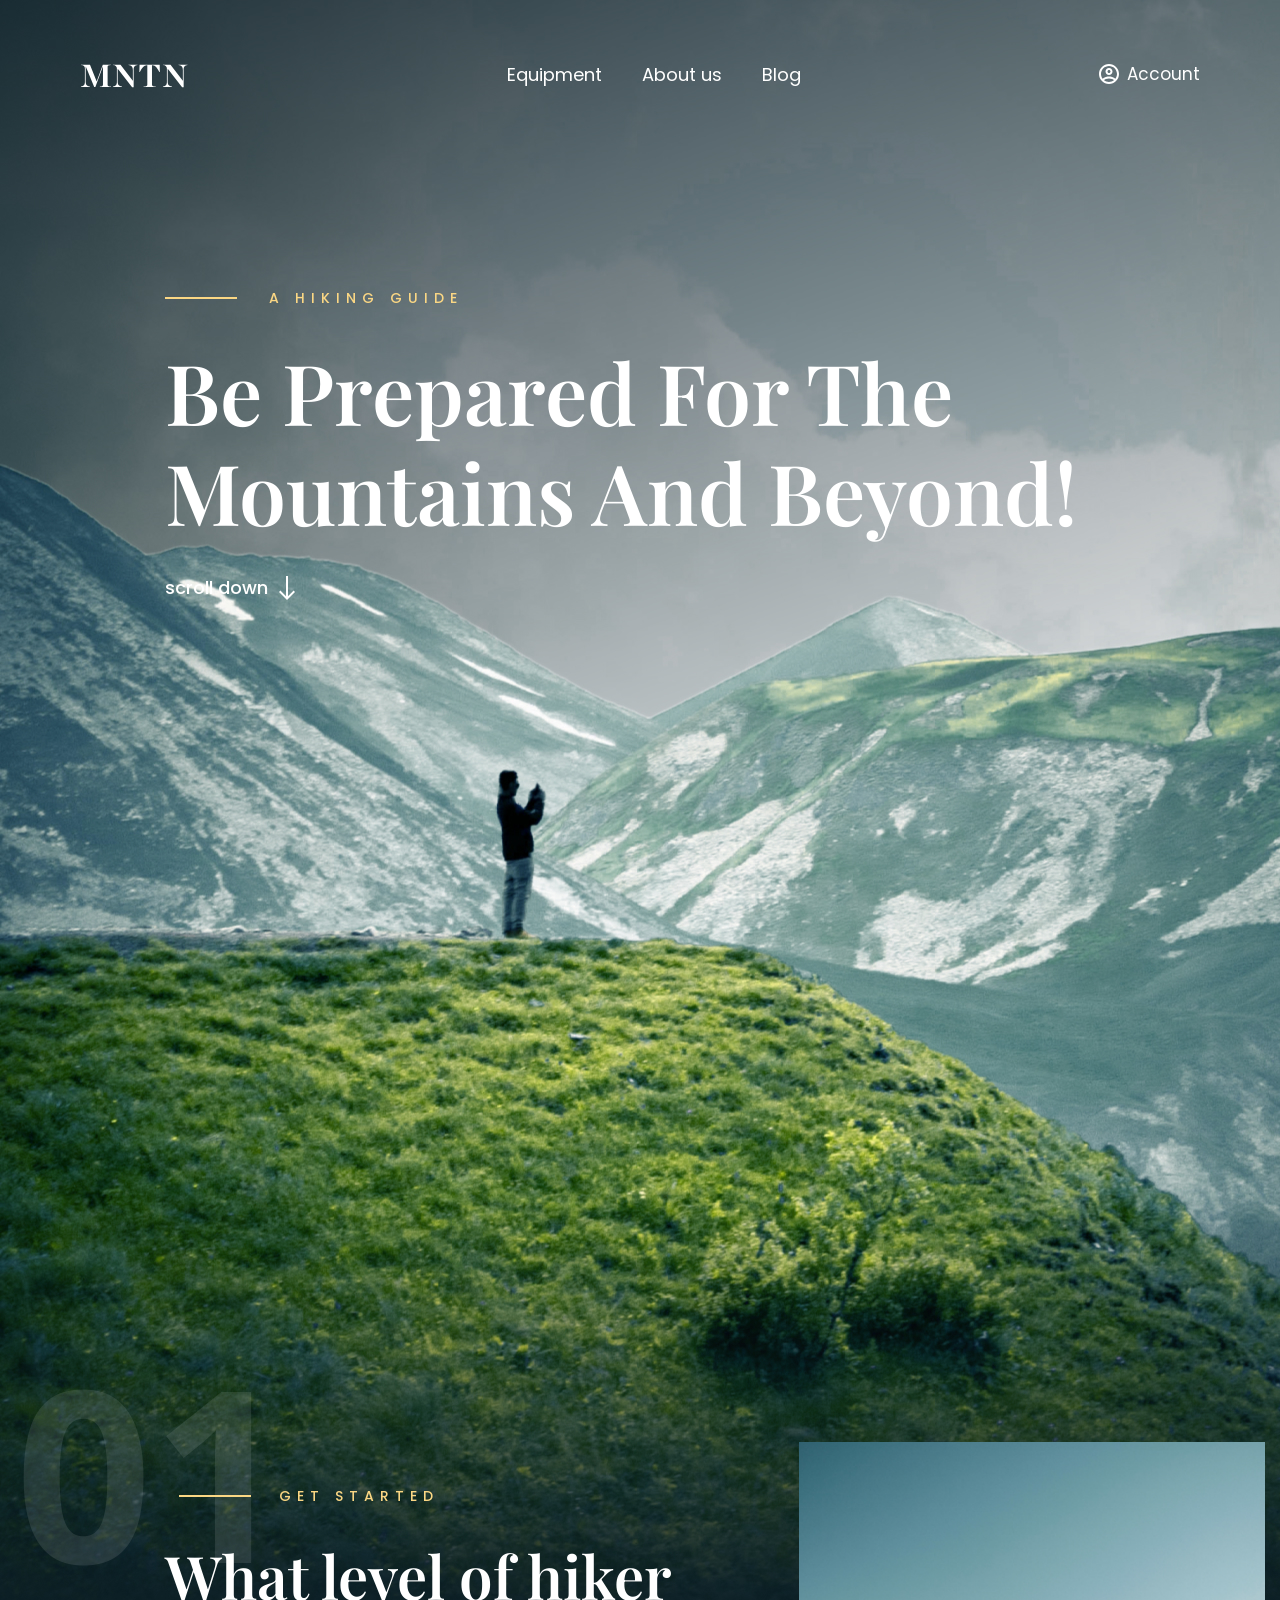
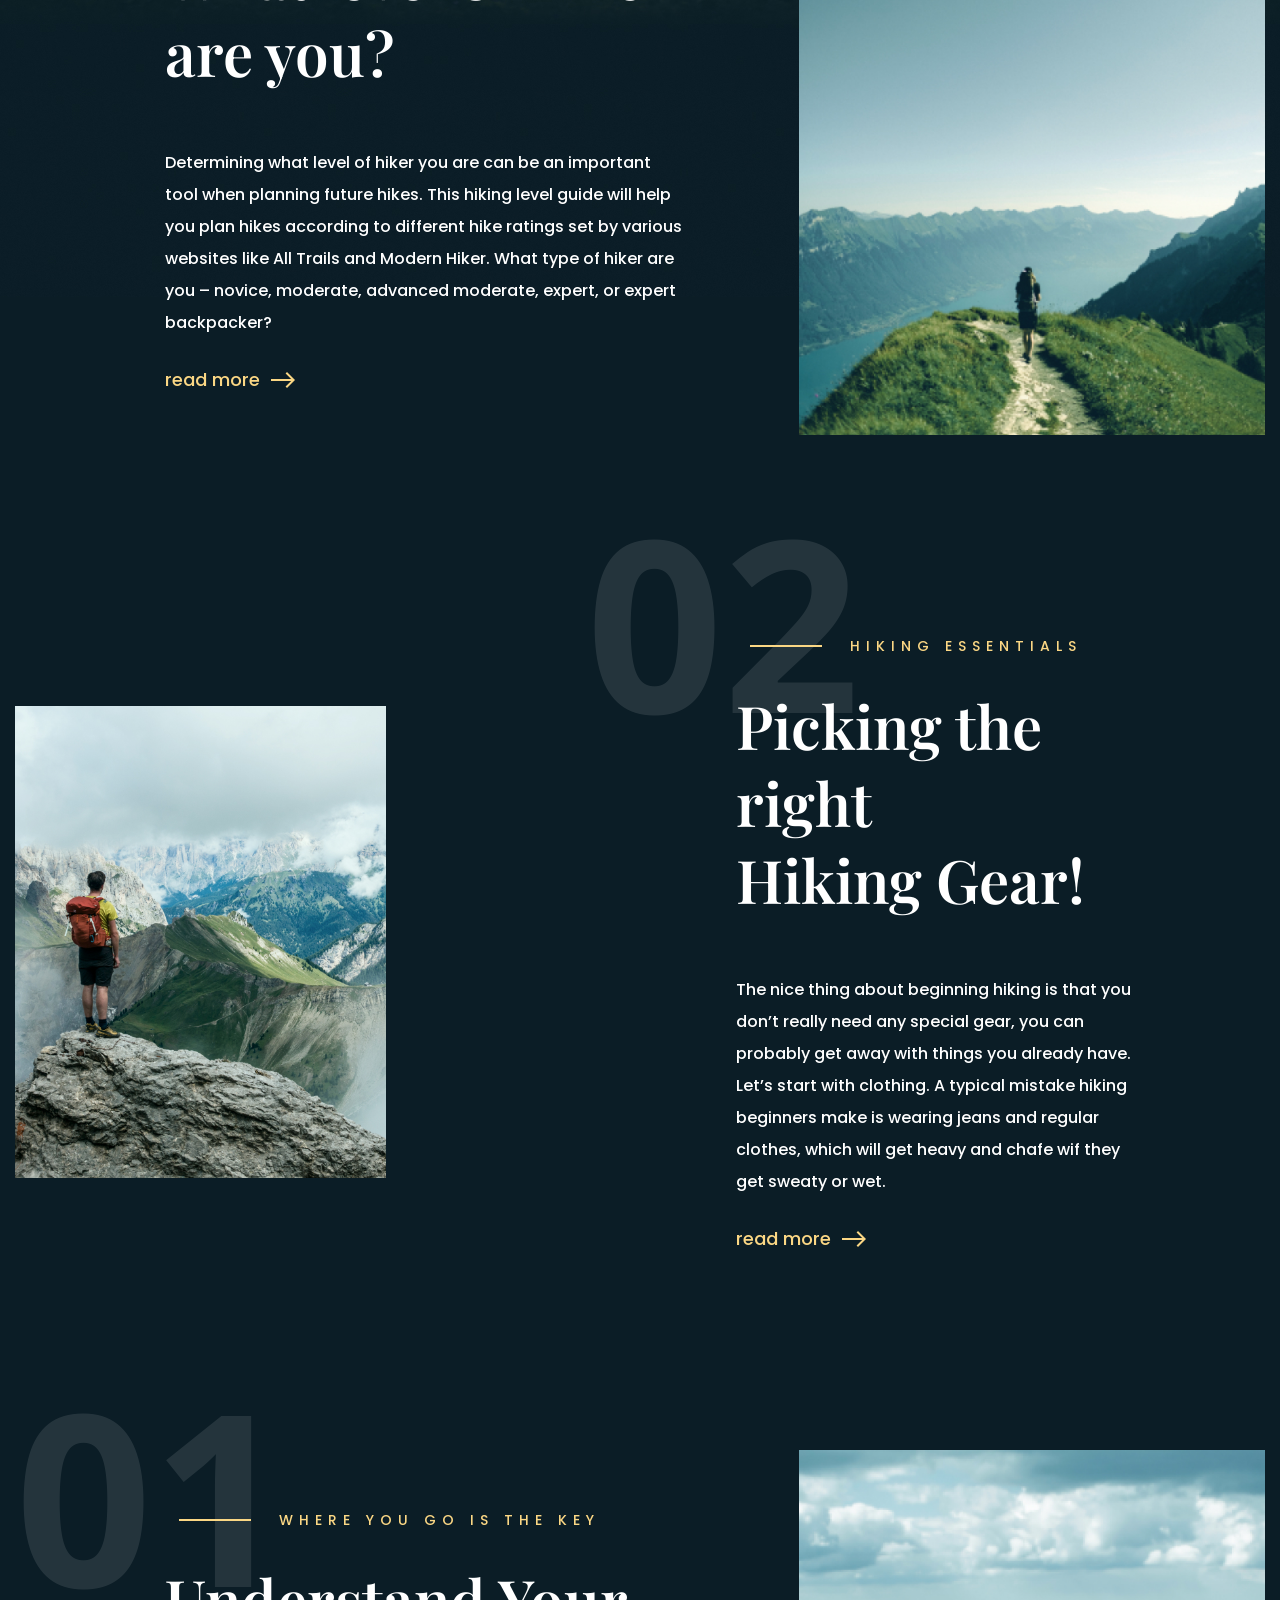
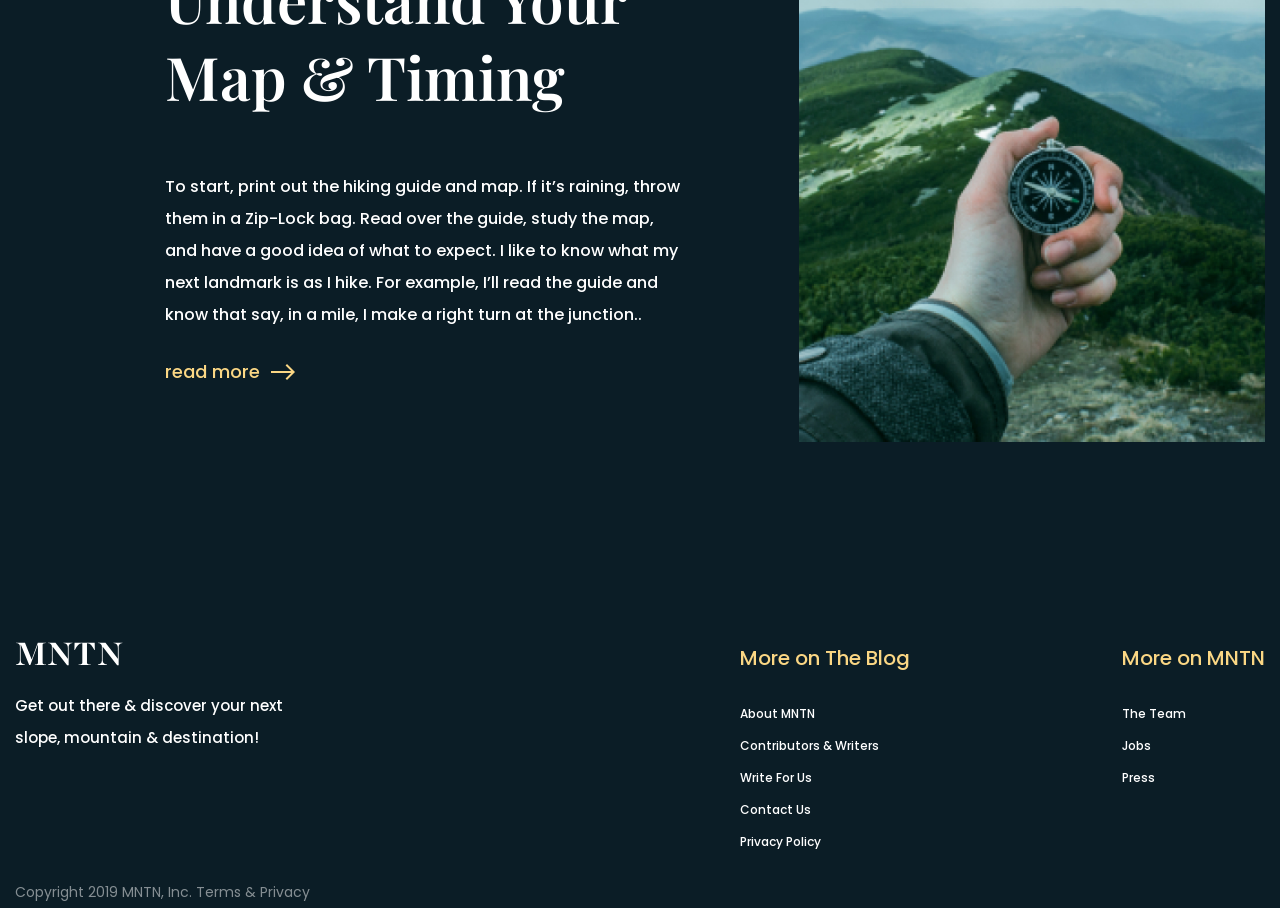
<file: index.html>
<!DOCTYPE html>
<html lang="en">

<head>
    <meta charset="UTF-8">
    <meta http-equiv="X-UA-Compatible" content="IE=edge">
    <meta name="viewport" content="width=device-width, initial-scale=1.0">
    <link rel="stylesheet" href="./css/zero.css">
    <link rel="stylesheet" href="./css/main.css">
    <link rel="stylesheet" href="./css/meadia.css">
    <link rel="preconnect" href="https://fonts.googleapis.com">
    <link rel="preconnect" href="https://fonts.gstatic.com" crossorigin>
    <link
        href="https://fonts.googleapis.com/css2?family=Open+Sans:wght@700&family=Playfair+Display:wght@400;600;700;800;900&family=Poppins:wght@400;500;700&display=swap"
        rel="stylesheet">
    <title>MNTN</title>
</head>

<body>
    <header class="header">
        <section class="big-wrapper">
            <div class="header__content">
                <div class="header__logo">
                    <img src="./img/Logo.svg" alt="logo">
                </div>
                <ul class="header__nav">
                    <li class="header__li"> <a href="#"> Equipment</a> </li>
                    <li class="header__li"> <a href="#"> About us</a> </li>
                    <li class="header__li"> <a href="#"> Blog</a> </li>
                </ul>
                <div class="header__account">
                    <p class="header__account-text">
                        Account
                    </p>
                </div>
                <button class="header__btn">
                    <span class="header__btn-icon">

                    </span>
                </button>
                <div class="mobile__nav">
                    <ul class="header__nav">
                        <li class="header__li"> <a href="#"> Equipment</a> </li>
                        <li class="header__li"> <a href="#"> About us</a> </li>
                        <li class="header__li"> <a href="#"> Blog</a> </li>
                    </ul>
                    <div class="header__account">
                        <p class="header__account-text">
                            Account
                        </p>
                    </div>
                </div>
            </div>
        </section>
    </header>
    <main class="main">
        <a href="#" class="hero">
            <p class="span__text">A Hiking guide</p>
            <h1 class="h1">
                Be prepared for the Mountains and beyond!
            </h1>
            <p class="scroll__down">
                scroll down
            </p>
        </a>
        <section class="startet">
            <div class="wrapper">
                <div class="container">
                    <div class="item">
                        <p class="span__text-level">GEt Started</p>
                        <h2 class="one__h2">
                            What level of hiker <br> are you?
                        </h2>
                        <p class="level">
                            Determining what level of hiker you are can be an important tool when planning future hikes.
                            This hiking level guide
                            will help you plan hikes according to different hike ratings set by various websites like
                            All Trails and Modern Hiker.
                            What type of hiker are you – novice, moderate, advanced moderate, expert, or expert
                            backpacker?
                        </p>
                        <p class="red__more">
                            read more
                        </p>
                    </div>
                    <div class="item__img">
                        <img src="./img/level.jpg" alt="#">
                    </div>
                </div>
                <div class="container">
                    <div class="item__to">
                        <p class="span__text-level">Hiking Essentials</p>
                        <h2 class="one__h2">
                            Picking the right <br> Hiking Gear!
                        </h2>
                        <p class="level">
                            The nice thing about beginning hiking is that you don’t really need any special gear, you
                            can probably get away with
                            things you already have. Let’s start with clothing. A typical mistake hiking beginners make
                            is wearing jeans and regular
                            clothes, which will get heavy and chafe wif they get sweaty or wet.
                        </p>
                        <p class="red__more">
                            read more
                        </p>
                    </div>
                    <div class="item__img right__img">
                        <img src="./img/trevel__piple.jpg" alt="#">
                    </div>
                </div>
                <div class="container">
                    <div class="item">
                        <p class="span__text-level">where you go is the key</p>
                        <h2 class="one__h2">
                            Understand Your <br> Map & Timing
                        </h2>
                        <p class="level">
                            To start, print out the hiking guide and map. If it’s raining, throw them in a Zip-Lock bag.
                            Read over the guide, study
                            the map, and have a good idea of what to expect. I like to know what my next landmark is as
                            I hike. For example, I’ll
                            read the guide and know that say, in a mile, I make a right turn at the junction..
                        </p>
                        <p class="red__more">
                            read more
                        </p>
                    </div>
                    <div class="item__img">
                        <img src="./img/01__timer.jpg" alt="#">
                    </div>
                </div>
            </div>
        </section>
    </main>
    <footer class="footer">
        <div class="wrapper">
            <div class="footer__container">
                <div class="foot__print">
                    <div class="print">
                        <img src="./img/Logo.svg" alt="#">
                    </div>
                    <div class="foot__text-one">
                        Get out there & discover your next slope, mountain & destination!
                    </div>
                    <p class="copyright">
                        Copyright 2019 MNTN, Inc. Terms & Privacy
                    </p>
                </div>
                <nav class="footer__nav">
                    <ul class="footer__list-one">
                        <li class="h__li">More on The Blog</li>
                        <li class="li__footer"> <a href="#"> About MNTN</a></li>
                        <li class="li__footer"> <a href="#">Contributors & Writers</a></li>
                        <li class="li__footer"> <a href="#">Write For Us</a></li>
                        <li class="li__footer"> <a href="#">Contact Us</a></li>
                        <li class="li__footer"><a href="#">Privacy Policy</a></li>
                    </ul>
                    <ul class="footer__list-to">
                        <li class="h__li">More on MNTN</li>
                        <li class="li__footer">
                            <a href="#">The Team</a>
                        </li>
                        <li class="li__footer">
                            <a href="#">Jobs</a>
                        </li>
                        <li class="li__footer">
                            <a href="#">Press</a>
                        </li>
                    </ul>
                </nav>
            </div>
        </div>
    </footer>


    <script src="./js/main.js"></script>
</body>

</html>
</file>
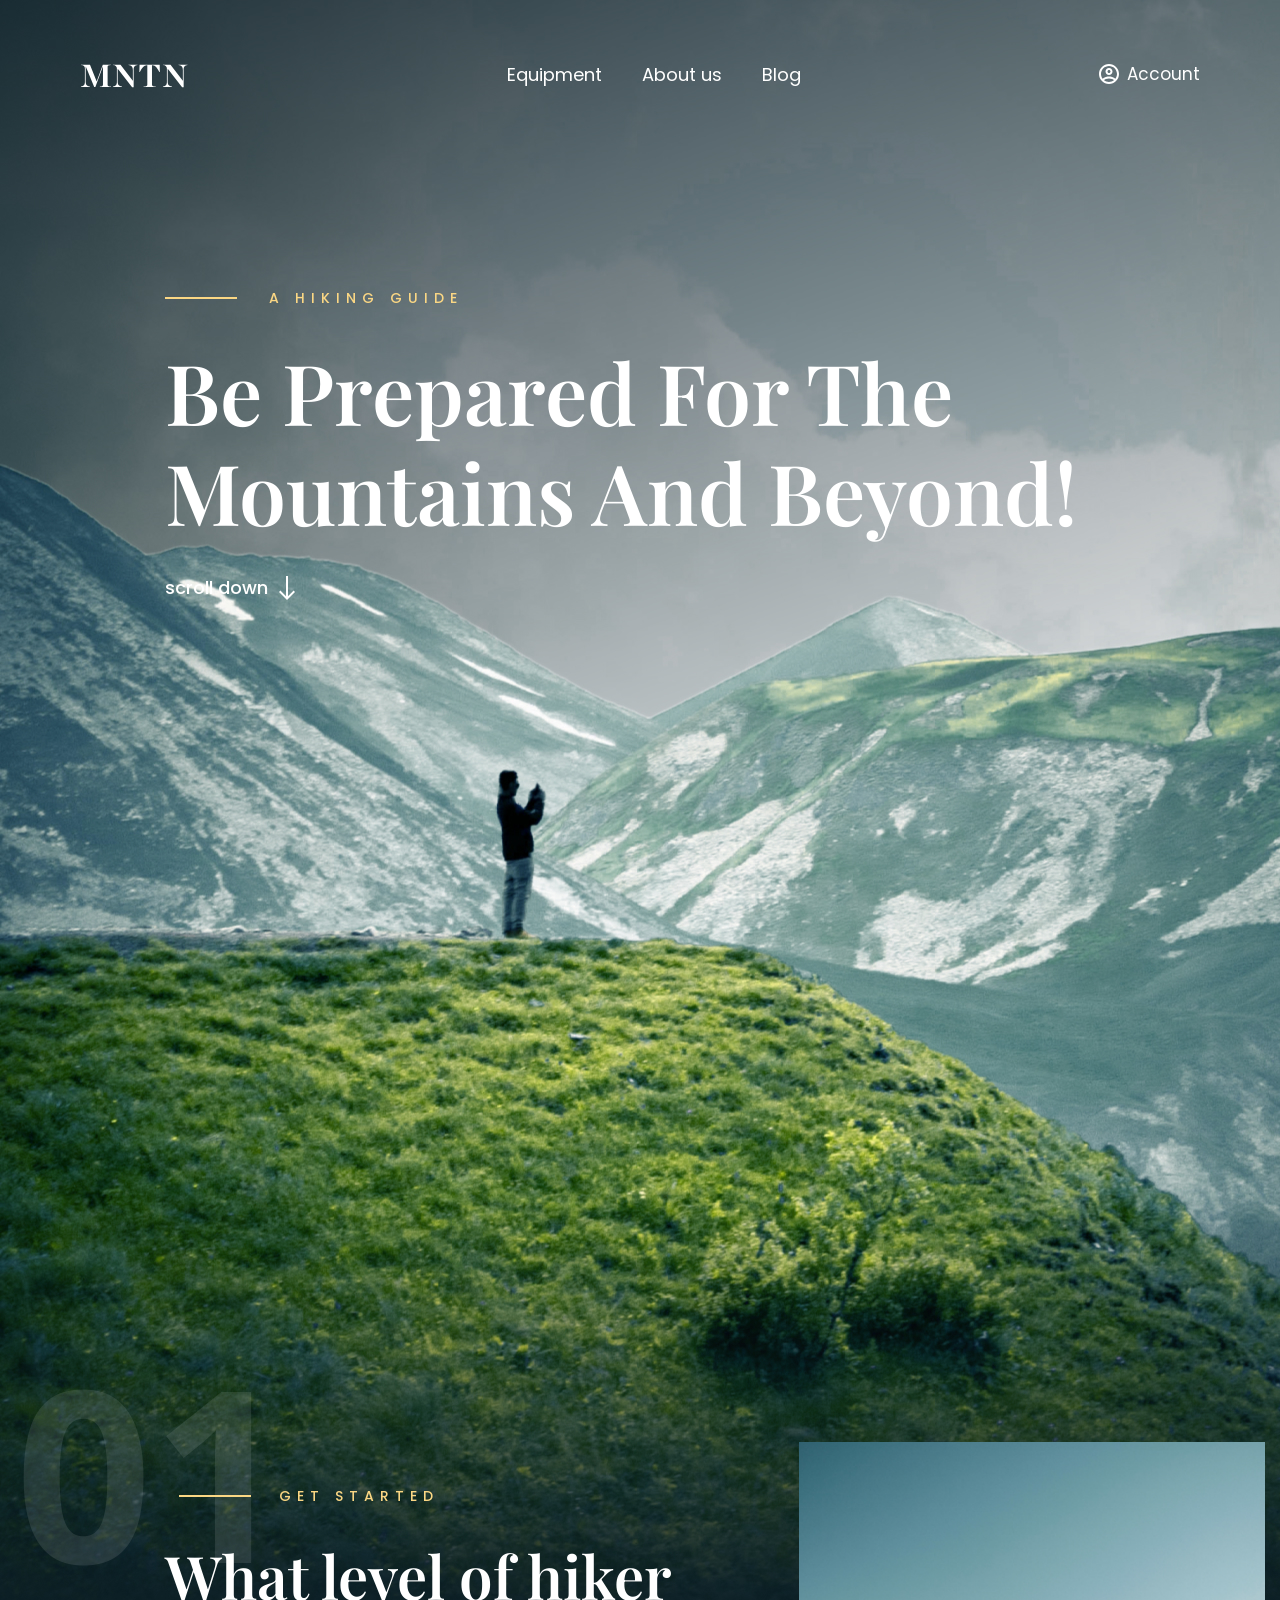
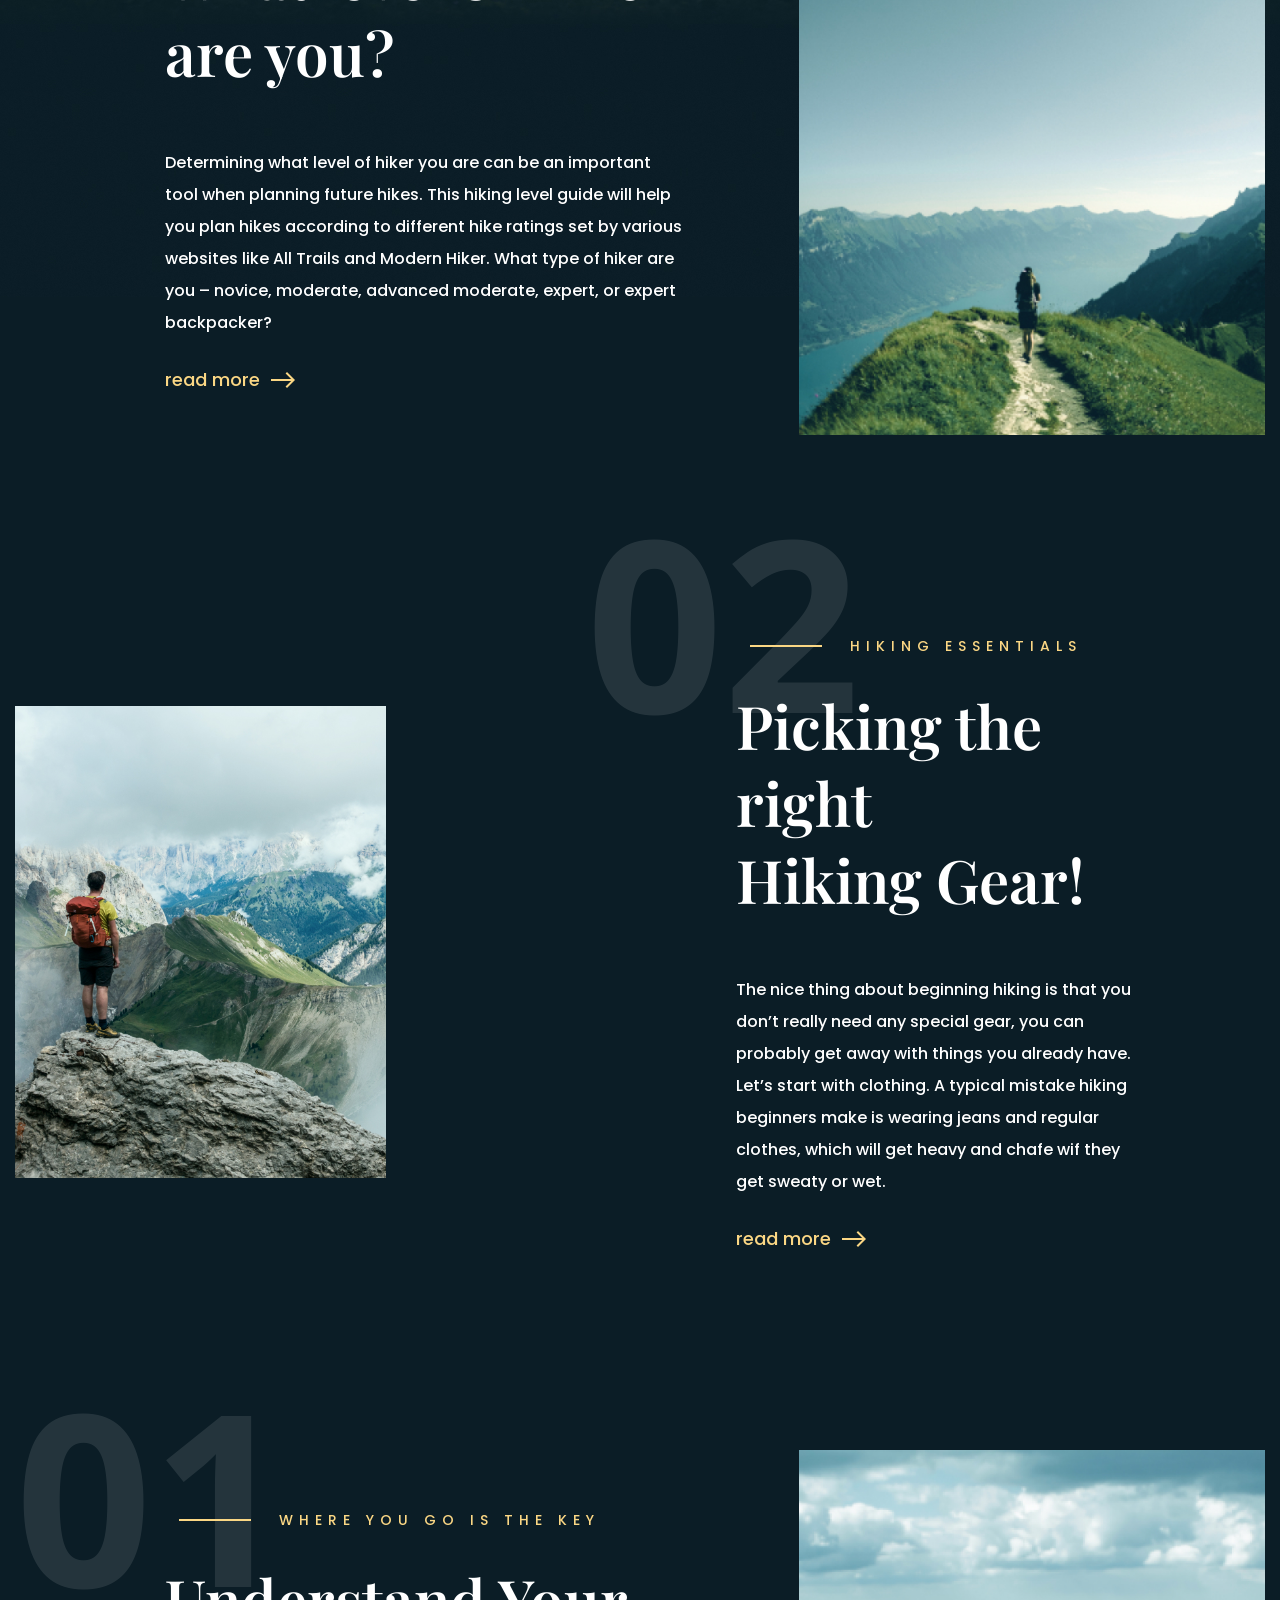
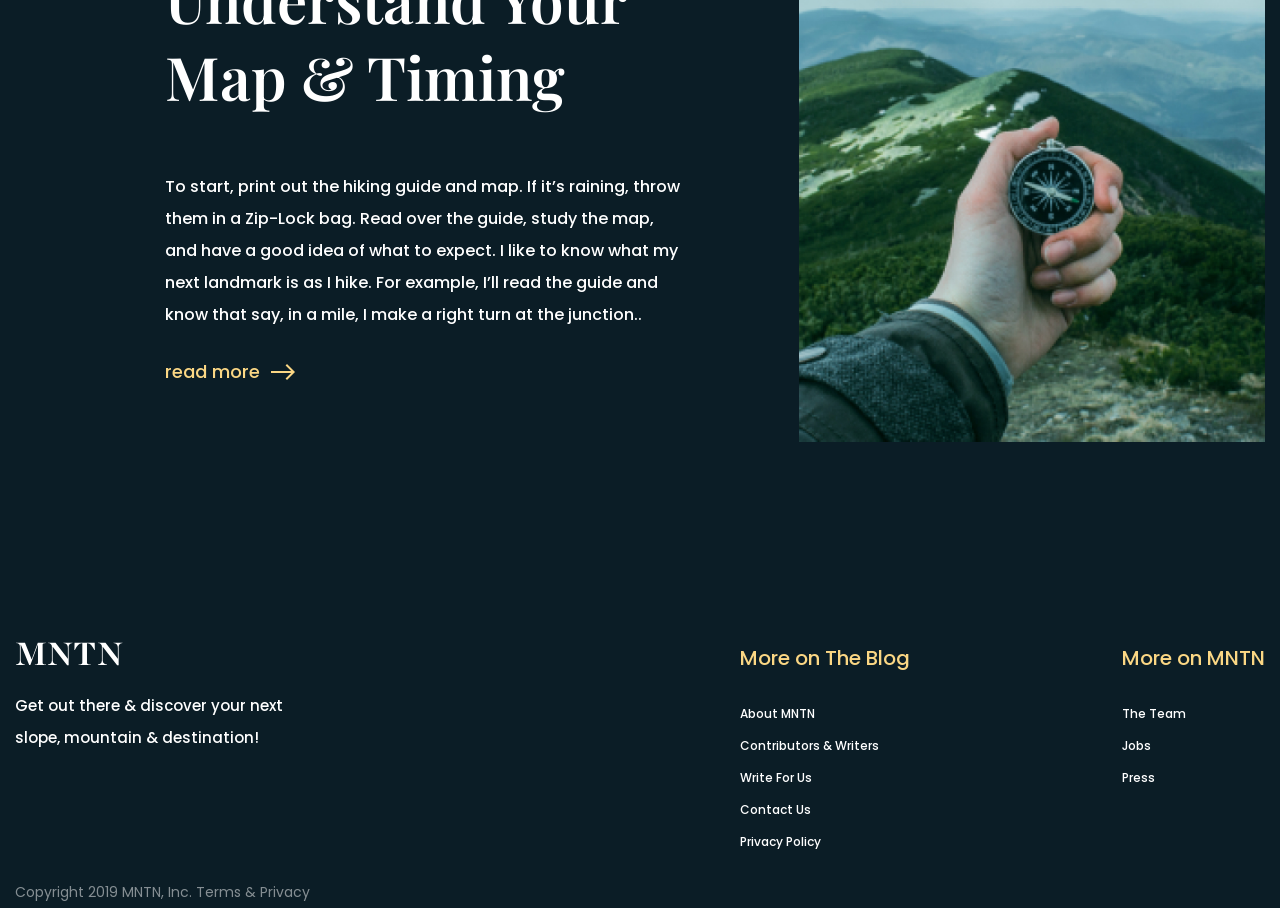
<file: progect 3/index.html>
<!DOCTYPE html>
<html lang="en">

<head>
    <meta charset="UTF-8">
    <meta http-equiv="X-UA-Compatible" content="IE=edge">
    <meta name="viewport" content="width=device-width, initial-scale=1.0">
    <link rel="stylesheet" href="../progect 3/css/zero.css">
    <link rel="stylesheet" href="../progect 3/css/main.css">
    <link rel="stylesheet" href="../progect 3/css/meadia.css">
    <link rel="preconnect" href="https://fonts.googleapis.com">
    <link rel="preconnect" href="https://fonts.gstatic.com" crossorigin>
    <link
        href="https://fonts.googleapis.com/css2?family=Open+Sans:wght@700&family=Playfair+Display:wght@400;600;700;800;900&family=Poppins:wght@400;500;700&display=swap"
        rel="stylesheet">
    <title>MNTN</title>
</head>

<body>
    <header class="header">
        <section class="big-wrapper">
            <div class="header__content">
                <div class="header__logo">
                    <img src="../progect 3/img/Logo.svg" alt="logo">
                </div>
                <ul class="header__nav">
                    <li class="header__li"> <a href="#"> Equipment</a> </li>
                    <li class="header__li"> <a href="#"> About us</a> </li>
                    <li class="header__li"> <a href="#"> Blog</a> </li>
                </ul>
                <div class="header__account">
                    <p class="header__account-text">
                        Account
                    </p>
                </div>
                <button class="header__btn">
                    <span class="header__btn-icon">

                    </span>
                </button>
                <div class="mobile__nav">
                    <ul class="header__nav">
                        <li class="header__li"> <a href="#"> Equipment</a> </li>
                        <li class="header__li"> <a href="#"> About us</a> </li>
                        <li class="header__li"> <a href="#"> Blog</a> </li>
                    </ul>
                    <div class="header__account">
                        <p class="header__account-text">
                            Account
                        </p>
                    </div>
                </div>
            </div>
        </section>
    </header>
    <div class="main">
        <a href="#" class="hero">
            <p class="span__text">A Hiking guide</p>
            <h1 class="h1">
                Be prepared for the Mountains and beyond!
            </h1>
            <p class="scroll__down">
                scroll down
            </p>
        </a>
        <section class="startet">
            <div class="wrapper">
                <div class="container">
                    <div class="item">
                        <p class="span__text-level">GEt Started</p>
                        <h2 class="one__h2">
                            What level of hiker <br> are you?
                        </h2>
                        <p class="level">
                            Determining what level of hiker you are can be an important tool when planning future hikes.
                            This hiking level guide
                            will help you plan hikes according to different hike ratings set by various websites like
                            All Trails and Modern Hiker.
                            What type of hiker are you – novice, moderate, advanced moderate, expert, or expert
                            backpacker?
                        </p>
                        <p class="red__more">
                            read more
                        </p>
                    </div>
                    <div class="item__img">
                        <img src="../progect 3/img/level.jpg" alt="#">
                    </div>
                </div>
                <div class="container">
                    <div class="item__to">
                        <p class="span__text-level">Hiking Essentials</p>
                        <h2 class="one__h2">
                            Picking the right <br> Hiking Gear!
                        </h2>
                        <p class="level">
                            The nice thing about beginning hiking is that you don’t really need any special gear, you
                            can probably get away with
                            things you already have. Let’s start with clothing. A typical mistake hiking beginners make
                            is wearing jeans and regular
                            clothes, which will get heavy and chafe wif they get sweaty or wet.
                        </p>
                        <p class="red__more">
                            read more
                        </p>
                    </div>
                    <div class="item__img right__img">
                        <img src="../progect 3/img/trevel__piple.jpg" alt="#">
                    </div>
                </div>
                <div class="container">
                    <div class="item">
                        <p class="span__text-level">where you go is the key</p>
                        <h2 class="one__h2">
                            Understand Your <br> Map & Timing
                        </h2>
                        <p class="level">
                            To start, print out the hiking guide and map. If it’s raining, throw them in a Zip-Lock bag.
                            Read over the guide, study
                            the map, and have a good idea of what to expect. I like to know what my next landmark is as
                            I hike. For example, I’ll
                            read the guide and know that say, in a mile, I make a right turn at the junction..
                        </p>
                        <p class="red__more">
                            read more
                        </p>
                    </div>
                    <div class="item__img">
                        <img src="../progect 3/img/01__timer.jpg" alt="#">
                    </div>
                </div>
            </div>
        </section>
        <footer class="footer">
            <div class="wrapper">
                <div class="footer__container">
                    <div class="foot__print">
                        <div class="print">
                            <img src="../progect 3/img/Logo.svg" alt="#">
                        </div>
                        <div class="foot__text-one">
                            Get out there & discover your next slope, mountain & destination!
                        </div>
                        <p class="copyright">
                            Copyright 2019 MNTN, Inc. Terms & Privacy
                        </p>
                    </div>
                    <nav class="footer__nav">
                        <ul class="footer__list-one">
                            <li class="h__li">More on The Blog</li>
                            <li class="li__footer"> <a href="#"> About MNTN</a></li>
                            <li class="li__footer"> <a href="#">Contributors & Writers</a></li>
                            <li class="li__footer"> <a href="#">Write For Us</a></li>
                            <li class="li__footer"> <a href="#">Contact Us</a></li>
                            <li class="li__footer"><a href="#">Privacy Policy</a></li>
                        </ul>
                        <ul class="footer__list-to">
                            <li class="h__li">More on MNTN</li>
                            <li class="li__footer">
                                <a href="#">The Team</a>
                            </li>
                            <li class="li__footer">
                                <a href="#">Jobs</a>
                            </li>
                            <li class="li__footer">
                                <a href="#">Press</a>
                            </li>
                        </ul>
                    </nav>
                </div>
            </div>
        </footer>
    </div>



    <script src="../progect 3/js/main.js"></script>
</body>

</html>
</file>
<file: css/zero.css>
*{
    padding: 0;
    margin: 0;
    border: 0;
}
*,*:before,*:after{
    -moz-box-sizing: border-box;
    -webkit-box-sizing: border-box;
    box-sizing: border-box;
}
:focus,:active{outline: none;}
a:focus,a:active{display: block;}

html,body{
    height: 100%;
    width: 100%;
    font-size: 100%;
    line-height: 100%;
    font-size: 14px;
    -ms-text-size-adjust: 100;
    -moz-text-size-adjust: 100;
    -webkit-text-size-adjust: 100;
}

input,button,textarea{font-family: inherit;}

input::-ms-clear{display: none;}
button{cursor: pointer;}
button::-moz-focus-inner {padding: 0;border: 0;}
a, a:visited{text-decoration: none;}
ul ol{list-style: none;}
img{vertical-align: top;}

h1,h2,h3,h4,h5,h6{font-size:inherit;font-weight: inherit; }
img {
  max-width: 100%;
}

ul, ol {
  margin: 0;
  padding: 0;
  list-style: none;
}

a {
  text-decoration: none;
}

button {
  padding: 0;
  border: none;
  background-color: transparent;
  cursor: pointer;
}
</file>
<file: css/main.css>
body {
    background-image: url(../img/BG.jpg);
    background-repeat: no-repeat;
    background-color: #0B1D26;
}

.header {
    position: fixed;
    left: 0;
    top: 0;
    width: 100%;
    padding-top: 64px;
    z-index: 1000;
    padding-bottom: 40px;
    transition: .2s;
}

.header__active {
    background-color: #0b1e23;
}

.big-wrapper{
    max-width: 1760px;
    max-width: 100%;
    margin: 0 auto;
    padding: 0 15px;
}
.wrapper {
    padding: 0 15px;
    max-width: 1462px;
    margin: 0 auto;
}

.header__content {
    display: flex;
    justify-content: space-between;
    flex-wrap: wrap;
}

.header__nav {
    display: flex;
}
.header__nav li + li {
    margin-left: 40px;
}
.header__li a {
    transition: .2s;
}

.header__li:last-child {
    margin-right: 0px;
}

.header__li a:hover , .header__li:active, .header__li:focus{
    border: 2px solid #e3e3e1;
    padding: 2px;
    color: #FBD784;
}

.header__li a {
    font-family: 'Poppins', sans-serif;
    font-style: normal;
    font-weight: 400;
    font-size: 18px;
    line-height: 22px;
    /* identical to box height */


    color: #FFFFFF;
}



.header__logo {
    margin-left: 65px;
}

.header__account {
    margin-right: 65px;
    align-items: center;
    transition: .2s linear;
}


.header__account-text {
    font-family: 'Poppins', sans-serif;
    font-size: 17px;
    line-height: 21px;
    /* identical to box height */


    color: #FFFFFF;
    margin-left: 8px;
    position: relative;
    transition: .2s linear;
}

.header__account-text::before {
    position: absolute;
    left: -30px;
    top: -2px;
    content: "";
    width: 24px;
    height: 24px;
    display: block;
    background-image: url(../img/icon__account.svg) ;
}

.header__account-text:hover, .header__account-text:focus, .header__account-text:active {
    border: 2px solid #e3e3e1;
    padding: 2px;
    color: #FBD784;
}
.header__btn {
    transition: .2s linear;
    position: relative;
    z-index: 9;
    display: none;
    height: 25px;
    border: none;
    padding: 0;
    cursor: pointer;
} 

.header__btn-icon {
    transition: .3s linear;
    position: relative;
    display: block;
    width: 42px;
    height: 5px;
    background-color: #fff;
    border: none;
}

.header__btn-icon::before {
    transition: .2s linear;
    position: absolute;
    top: -10px;
    left: 0;
    content: "";
    display: block;
    height: 5px;
    width: 42px;
    background-color: #fff;
}

.header__btn-icon::after {
    transition: .3s linear;
    position: absolute;
    bottom: -10px;
    left: 0;
    content: "";
    display: block;
    height: 5px;
    width: 42px;
    background-color: #fff;
}

.header__btn-close .header__btn-icon::before {
    transform: rotate(45deg);
    top: 0;

}

.header__btn-close .header__btn-icon::after{
    transform: rotate(-45deg);
    top: 0;
}

.header__btn-close .header__btn-icon {
    background-color: transparent;
}

.mobile__nav .header__nav,
.mobile__nav .header__account {
    display: block;
}

.mobile__nav .header__nav .header__li {
    margin-bottom: 30px;
    margin-left: 0;
}
.mobile__nav .header__account {
    margin-right: 0;
    margin-left: 20px;
}

.mobile__nav {
    transition: .3s linear;
    padding: 64px 183px 50px 30px ;
    top: 0;
    right: 0;
    position: fixed;
    display: block;
    display: none;
    flex-direction: column;
    justify-content: space-between;
    width: 320px;
    height: 100%;
    background-color: rgba(10, 10, 34, 0.8);
}

.hero {
    margin-top: 287px;
    display: block;
    margin-left: auto;
    margin-right: auto;
    max-width: 980px;
    padding-left: 15px;
    padding-right: 15px;
    transition: 0.2s ease-in;
    transition: transform 0.5s cubic-bezier(1.000, 1.650, 0.000, 1.650);
    margin-bottom: 843px;
}

.hero:hover, .hero:active, .hero:focus {
    transform: translateY(-10%);
}

.span__text {
    position: relative;
    padding-left: 104px;
    font-family: 'Poppins', sans-serif;
    font-style: normal;
    font-weight: 500;
    font-size: 14px;
    line-height: 22px;
    /* identical to box height */

    letter-spacing: 6px;
    text-transform: uppercase;

    /* Accent */

    color: #FBD784;
    margin-bottom: 32px;
}
.span__text::before {
    position: absolute;
    left: 0;
    content: "";
    width: 72px;
    height: 2px;
    display: block;
    background-color: #FBD784;
    left: 0;
    top: 50%;
    transform: translateY(-50%);
}

.h1 {
    font-family: 'Playfair Display', serif;
    font-style: normal;
    font-weight: 600;
    font-size: 84px;
    line-height: 100px;
    /* or 114% */

    text-transform: capitalize;

    /* Weiß */

    color: #FFFFFF;
    margin-bottom: 36px;
}

.scroll__down {
    display: inline-block;
    width: 130px;
    position: relative;
    font-family: 'Poppins', sans-serif;
    font-style: normal;
    font-weight: 500;
    font-size: 18px;
    line-height: 22px;
    /* identical to box height */
    color: #FFFFFF;

}

.main {
    max-width: 100%;
}

.scroll__down::after {
    display: block;
    content: "";
    position: absolute;
    right: 0;
    top: 50%;
    transform: translateY(-50%);
    width: 16px;
    height: 24px;
    background-image: url(../img/erow__down.svg);
}

.wrapper {
    padding: 0 15px;
    max-width: 1462px;
    margin: 0 auto;
    flex-wrap: wrap;
}


.span__text-level {
    position: relative;
    padding-left: 114px;
    font-family: 'Poppins', sans-serif;
    font-style: normal;
    font-weight: 500;
    font-size: 14px;
    line-height: 22px;
    /* identical to box height */

    letter-spacing: 6px;
    text-transform: uppercase;

    /* Accent */

    color: #FBD784;
    margin-bottom: 30px;
}
.span__text-level::before {
    position: absolute;
    content: "";
    width: 72px;
    height: 2px;
    display: block;
    background-color: #FBD784;
    left: 14px;
    top: 50%;
    transform: translateY(-50%);
}

.container {
    align-items: center;
    display: flex;
    justify-content: space-between;
    margin-bottom: 200px;
}

.container:nth-child(even) {
    flex-direction: row-reverse;
}

.item::before {
    position: absolute;
    display: block;
    content: "01";
    left: 0;
    top: -135px;
    width: 240px;
    height: 240px;
    font-weight: 700;
    font-size: 240px;
    line-height: 1;
    font-family: 'Open Sans', sans-serif;
    font-style: normal;
    color: #FFFFFF;

    opacity: 0.1;
    
}

.item {
    position: relative;
    padding-left: 150px;
    margin-right: 114px;
}

.red__more {
    display: inline-block;
    width: 130px;
    position: relative;
    font-family: 'Poppins', sans-serif;
    font-style: normal;
    font-weight: 500;
    font-size: 18px;
    line-height: 22px;
    /* identical to box height */
    color: #FBD784;

}

.red__more::after {
    display: block;
    content: "";
    position: absolute;
    right: 0;
    top: 50%;
    transform: translateY(-50%);
    width: 24px;
    height: 16px;
    background-image: url(../img/arrow__left.svg);
}

.one__h2 {
    margin-bottom: 56px;
    font-family: 'Playfair Display', serif;
    font-style: normal;
    font-weight: 600;
    font-size: 60px;
    line-height: 77px;

    color: #FFFFFF;
}

.level {
    margin-bottom: 30px;
    flex-wrap: wrap;
    max-width: 632px;
    font-family: 'Poppins', sans-serif;
    font-style: normal;
    font-weight: 500;
    font-size: 16px;
    line-height: 32px;
    /* or 178% */


    color: #FFFFFF;
}

.item__img {
    max-width: 566px;
    max-height: 720px;
}
.item__img img {
    min-width: 300px;
}

.right__img {
    margin-right: 200px;
}


.item__to::before {
    position: absolute;
    display: block;
    content: "02";
    left: 0;
    top: -135px;
    width: 240px;
    height: 240px;
    font-weight: 700;
    font-size: 240px;
    line-height: 1;
    font-family: 'Open Sans', sans-serif;
    font-style: normal;
    color: #FFFFFF;

    opacity: 0.1;
    
}

.item__to{
    position: relative;
    padding-left: 150px;
    margin-right: 114px;
}
.footer {
    max-height: 100%;
    max-width: 100%;
    margin-bottom: 120px;
}
.footer__container {
    display: flex;
    justify-content: space-between;
    flex-wrap: wrap;
}

.foot__text-one {
    max-width: 300px;
    font-family: 'Poppins', sans-serif;
    font-style: normal;
    font-weight: 500;
    font-size: 15px;
    line-height: 32px;
    /* or 178% */
    margin-bottom: 122px;

    color: #FFFFFF;
}

.footer__list-one {
    margin-right: 212px;
}

.copyright {
    font-family: 'Poppins', sans-serif;
    font-style: normal;
    font-weight: 400;
    font-size: 14px;
    line-height: 32px;
    /* identical to box height, or 178% */


    color: #FFFFFF;

    opacity: 0.5;
}
.print {
    margin-bottom: 24px;
}

.foot__text-one {
    margin-bottom: 122px;
}

.footer__nav {
    display: flex;
}

.h__li {
    margin-bottom: 24px;
    font-family: 'Poppins', sans-serif;
    font-style: normal;
    font-weight: 500;
    font-size: 20px;
    line-height: 32px;
    /* identical to box height, or 133% */


    /* Accent */

    color: #FBD784;
}

.li__footer a {
    margin-bottom: 7px;
    font-family: 'Poppins', sans-serif;
    font-style: 400;
    font-weight: 500;
    font-size: 12px;
    line-height: 32px;
    /* identical to box height, or 178% */

    position: relative;
    color: #FFFFFF;
    padding-bottom: 5px;
}

.li__footer a::after {
    position: absolute;
    left: 0;
    bottom: -15px;
    content: "";
    display: block;
    width: 100%;
    height: 2px;
    background-color: #fff;
    opacity: 0;
    transition: all .2s ease-in;
}


.li__footer a:hover::after, .li__footer a:active::after {
    position: absolute;
    left: 0;
    bottom: 0;
    content: "";
    display: block;
    width: 100%;
    height: 2px;
    background-color: #FBD784;
    opacity: 1;
}

.red__more {
    transition: .2s linear;
}

.red__more:hover {
    transform: translateX(20px);
}
img {
    transition: .2s linear;
}
.item__img {
    overflow: hidden;
    transition: .2s linear;
}
.item__img img{
    transition: .15s all;
}
.item__img img:hover, .item__img:focus, .item__img:active {
    transform: scale(1.1);
}
</file>
<file: css/meadia.css>
@media (max-width: 1200px) {
    .h1 {
        font-size: 60px;
    }
    .right__img {
    margin-right: 0px;
}
}

@media (max-width: 1000px) {
    .item__to {
        padding-left: 50px;
    }
    .item {
        margin-right: 15px;
        padding-left: 15px;
    }
}

@media (max-width: 800px) {
    .header__nav,
    .header__account {
        display: none;
    }
    .item__to {
        margin-right: 15px;
    }

    .header__btn {
        display: block;
    }

    .mobile__nav-active {
        transition: .3s linear;
        display: flex;
    }

    .h1 {
        font-size: 40px;
        line-height: 40px;
    }
    .one__h2 {
        font-size: 30px;
        line-height: 40px;
    }

    .hero  {
        margin-top: 150px;
    }
    .item {
        margin-right: 15px;
        padding-left: 15px;
    }
}

@media (max-width: 700px) {
.container {
    display: block;
    flex-wrap: wrap;
    text-align: center;
}
.red__more {
    margin-bottom: 30px;
}
.item {
    flex-wrap: nowrap;
}
.right__img {
    margin-right: 0;
}
.one__h2 {
    width: 100%;
}
.level {
    width: 100%;
}
.hero {
    width: 100%;
    margin-bottom: 300px;
}
.item__img {
    max-width: none;
    margin: 0;
    padding: 0;
}
.item__to {
    display:inline-block;
}
.item__img img {
    display: inline-block;
    max-width: 400px;
    padding: 0;
    margin: 0;
}
.red__more {
    width: 180px;
}
.span__text-level {
    position: relative;
    padding-left: 0px;
    font-family: 'Poppins', sans-serif;
    font-style: normal;
    font-weight: 500;
    font-size: 14px;
    line-height: 22px;
    letter-spacing: 6px;
    text-transform: uppercase;
    color: #FBD784;
    margin-bottom: 30px;
}
.span__text-level::before {
    position: absolute;
    content: "";
    width: 255px;
    height: 2px;
    display: block;
    background-color: #FBD784;
    left: 29%;
    top: 110%;
    transform: translateY(-50%);
}
.footer__list-one {
    margin-right: 25px;
}
.footer__nav {
    height: 500px;
}
}

@media (max-width: 450px) {
    .header {
        width: 100%;
    }
    .footer {
        width: 412px;
    }
    .item__img img {
        max-width: 300px;
    }
    .main {
        width: 412px;
        display: block;
        margin: 0 auto;
    }
    .span__text-level::before {
    position: absolute;
    content: "";
    width: 186px;
    height: 2px;
    display: block;
    background-color: #FBD784;
    left: 21%;
    top: 110%;
    transform: translateY(-50%);
}
.foot__text-one {
    margin-bottom: 150px;
}
.copyright {
    width: 250px;
}
}
</file>
<file: progect 3/css/zero.css>
*{
    padding: 0;
    margin: 0;
    border: 0;
}
*,*:before,*:after{
    -moz-box-sizing: border-box;
    -webkit-box-sizing: border-box;
    box-sizing: border-box;
}
:focus,:active{outline: none;}
a:focus,a:active{display: block;}

html,body{
    height: 100%;
    width: 100%;
    font-size: 100%;
    line-height: 100%;
    font-size: 14px;
    -ms-text-size-adjust: 100;
    -moz-text-size-adjust: 100;
    -webkit-text-size-adjust: 100;
}

input,button,textarea{font-family: inherit;}

input::-ms-clear{display: none;}
button{cursor: pointer;}
button::-moz-focus-inner {padding: 0;border: 0;}
a, a:visited{text-decoration: none;}
ul ol{list-style: none;}
img{vertical-align: top;}

h1,h2,h3,h4,h5,h6{font-size:inherit;font-weight: inherit; }
img {
  max-width: 100%;
}

ul, ol {
  margin: 0;
  padding: 0;
  list-style: none;
}

a {
  text-decoration: none;
}

button {
  padding: 0;
  border: none;
  background-color: transparent;
  cursor: pointer;
}
</file>
<file: progect 3/css/main.css>
body {
    background-image: url(../img/BG.jpg);
    background-repeat: no-repeat;
    background-color: #0B1D26;
}

.header {
    position: fixed;
    left: 0;
    top: 0;
    width: 100%;
    padding-top: 64px;
    z-index: 1000;
    padding-bottom: 40px;
    transition: .2s;
}

.header__active {
    background-color: #0b1e23;
}

.big-wrapper{
    max-width: 1760px;
    max-width: 100%;
    margin: 0 auto;
    padding: 0 15px;
}
.wrapper {
    padding: 0 15px;
    max-width: 1462px;
    margin: 0 auto;
}

.header__content {
    display: flex;
    justify-content: space-between;
    flex-wrap: wrap;
}

.header__nav {
    display: flex;
}
.header__nav li + li {
    margin-left: 40px;
}
.header__li a {
    transition: .2s;
}

.header__li:last-child {
    margin-right: 0px;
}

.header__li a:hover , .header__li:active, .header__li:focus{
    border: 2px solid #e3e3e1;
    padding: 2px;
    color: #FBD784;
}

.header__li a {
    font-family: 'Poppins', sans-serif;
    font-style: normal;
    font-weight: 400;
    font-size: 18px;
    line-height: 22px;
    /* identical to box height */


    color: #FFFFFF;
}



.header__logo {
    margin-left: 65px;
}

.header__account {
    margin-right: 65px;
    align-items: center;
    transition: .2s linear;
}


.header__account-text {
    font-family: 'Poppins', sans-serif;
    font-size: 17px;
    line-height: 21px;
    /* identical to box height */


    color: #FFFFFF;
    margin-left: 8px;
    position: relative;
    transition: .2s linear;
}

.header__account-text::before {
    position: absolute;
    left: -30px;
    top: -2px;
    content: "";
    width: 24px;
    height: 24px;
    display: block;
    background-image: url(../img/icon__account.svg) ;
}

.header__account-text:hover, .header__account-text:focus, .header__account-text:active {
    border: 2px solid #e3e3e1;
    padding: 2px;
    color: #FBD784;
}
.header__btn {
    transition: .2s linear;
    position: relative;
    z-index: 9;
    display: none;
    height: 25px;
    border: none;
    padding: 0;
    cursor: pointer;
} 

.header__btn-icon {
    transition: .3s linear;
    position: relative;
    display: block;
    width: 42px;
    height: 5px;
    background-color: #fff;
    border: none;
}

.header__btn-icon::before {
    transition: .2s linear;
    position: absolute;
    top: -10px;
    left: 0;
    content: "";
    display: block;
    height: 5px;
    width: 42px;
    background-color: #fff;
}

.header__btn-icon::after {
    transition: .3s linear;
    position: absolute;
    bottom: -10px;
    left: 0;
    content: "";
    display: block;
    height: 5px;
    width: 42px;
    background-color: #fff;
}

.header__btn-close .header__btn-icon::before {
    transform: rotate(45deg);
    top: 0;

}

.header__btn-close .header__btn-icon::after{
    transform: rotate(-45deg);
    top: 0;
}

.header__btn-close .header__btn-icon {
    background-color: transparent;
}

.mobile__nav .header__nav,
.mobile__nav .header__account {
    display: block;
}

.mobile__nav .header__nav .header__li {
    margin-bottom: 30px;
    margin-left: 0;
}
.mobile__nav .header__account {
    margin-right: 0;
    margin-left: 20px;
}

.mobile__nav {
    transition: .3s linear;
    padding: 64px 183px 50px 30px ;
    top: 0;
    right: 0;
    position: fixed;
    display: block;
    display: none;
    flex-direction: column;
    justify-content: space-between;
    width: 320px;
    height: 100%;
    background-color: rgba(10, 10, 34, 0.8);
}

.hero {
    margin-top: 287px;
    display: block;
    margin-left: auto;
    margin-right: auto;
    max-width: 980px;
    padding-left: 15px;
    padding-right: 15px;
    transition: 0.2s ease-in;
    transition: transform 0.5s cubic-bezier(1.000, 1.650, 0.000, 1.650);
    margin-bottom: 843px;
}

.hero:hover, .hero:active, .hero:focus {
    transform: translateY(-10%);
}

.span__text {
    position: relative;
    padding-left: 104px;
    font-family: 'Poppins', sans-serif;
    font-style: normal;
    font-weight: 500;
    font-size: 14px;
    line-height: 22px;
    /* identical to box height */

    letter-spacing: 6px;
    text-transform: uppercase;

    /* Accent */

    color: #FBD784;
    margin-bottom: 32px;
}
.span__text::before {
    position: absolute;
    left: 0;
    content: "";
    width: 72px;
    height: 2px;
    display: block;
    background-color: #FBD784;
    left: 0;
    top: 50%;
    transform: translateY(-50%);
}

.h1 {
    font-family: 'Playfair Display', serif;
    font-style: normal;
    font-weight: 600;
    font-size: 84px;
    line-height: 100px;
    /* or 114% */

    text-transform: capitalize;

    /* Weiß */

    color: #FFFFFF;
    margin-bottom: 36px;
}

.scroll__down {
    display: inline-block;
    width: 130px;
    position: relative;
    font-family: 'Poppins', sans-serif;
    font-style: normal;
    font-weight: 500;
    font-size: 18px;
    line-height: 22px;
    /* identical to box height */
    color: #FFFFFF;

}

.main {
    max-width: 100%;
}

.scroll__down::after {
    display: block;
    content: "";
    position: absolute;
    right: 0;
    top: 50%;
    transform: translateY(-50%);
    width: 16px;
    height: 24px;
    background-image: url(../img/erow__down.svg);
}

.wrapper {
    padding: 0 15px;
    max-width: 1462px;
    margin: 0 auto;
    flex-wrap: wrap;
}


.span__text-level {
    position: relative;
    padding-left: 114px;
    font-family: 'Poppins', sans-serif;
    font-style: normal;
    font-weight: 500;
    font-size: 14px;
    line-height: 22px;
    /* identical to box height */

    letter-spacing: 6px;
    text-transform: uppercase;

    /* Accent */

    color: #FBD784;
    margin-bottom: 30px;
}
.span__text-level::before {
    position: absolute;
    content: "";
    width: 72px;
    height: 2px;
    display: block;
    background-color: #FBD784;
    left: 14px;
    top: 50%;
    transform: translateY(-50%);
}

.container {
    align-items: center;
    display: flex;
    justify-content: space-between;
    margin-bottom: 200px;
}

.container:nth-child(even) {
    flex-direction: row-reverse;
}

.item::before {
    position: absolute;
    display: block;
    content: "01";
    left: 0;
    top: -135px;
    width: 240px;
    height: 240px;
    font-weight: 700;
    font-size: 240px;
    line-height: 1;
    font-family: 'Open Sans', sans-serif;
    font-style: normal;
    color: #FFFFFF;

    opacity: 0.1;
    
}

.item {
    position: relative;
    padding-left: 150px;
    margin-right: 114px;
}

.red__more {
    display: inline-block;
    width: 130px;
    position: relative;
    font-family: 'Poppins', sans-serif;
    font-style: normal;
    font-weight: 500;
    font-size: 18px;
    line-height: 22px;
    /* identical to box height */
    color: #FBD784;

}

.red__more::after {
    display: block;
    content: "";
    position: absolute;
    right: 0;
    top: 50%;
    transform: translateY(-50%);
    width: 24px;
    height: 16px;
    background-image: url(../img/arrow__left.svg);
}

.one__h2 {
    margin-bottom: 56px;
    font-family: 'Playfair Display', serif;
    font-style: normal;
    font-weight: 600;
    font-size: 60px;
    line-height: 77px;

    color: #FFFFFF;
}

.level {
    margin-bottom: 30px;
    flex-wrap: wrap;
    max-width: 632px;
    font-family: 'Poppins', sans-serif;
    font-style: normal;
    font-weight: 500;
    font-size: 16px;
    line-height: 32px;
    /* or 178% */


    color: #FFFFFF;
}

.item__img {
    max-width: 566px;
    max-height: 720px;
}
.item__img img {
    min-width: 300px;
}

.right__img {
    margin-right: 200px;
}


.item__to::before {
    position: absolute;
    display: block;
    content: "02";
    left: 0;
    top: -135px;
    width: 240px;
    height: 240px;
    font-weight: 700;
    font-size: 240px;
    line-height: 1;
    font-family: 'Open Sans', sans-serif;
    font-style: normal;
    color: #FFFFFF;

    opacity: 0.1;
    
}

.item__to{
    position: relative;
    padding-left: 150px;
    margin-right: 114px;
}
.footer {
    max-height: 100%;
    max-width: 100%;
    margin-bottom: 120px;
}
.footer__container {
    display: flex;
    justify-content: space-between;
}

.foot__text-one {
    max-width: 300px;
    font-family: 'Poppins', sans-serif;
    font-style: normal;
    font-weight: 500;
    font-size: 15px;
    line-height: 32px;
    /* or 178% */
    margin-bottom: 122px;

    color: #FFFFFF;
}

.footer__list-one {
    margin-right: 212px;
}

.copyright {
    font-family: 'Poppins', sans-serif;
    font-style: normal;
    font-weight: 400;
    font-size: 14px;
    line-height: 32px;
    /* identical to box height, or 178% */


    color: #FFFFFF;

    opacity: 0.5;
}
.print {
    margin-bottom: 24px;
}

.foot__text-one {
    margin-bottom: 122px;
}

.footer__nav {
    display: flex;
}

.h__li {
    margin-bottom: 24px;
    font-family: 'Poppins', sans-serif;
    font-style: normal;
    font-weight: 500;
    font-size: 20px;
    line-height: 32px;
    /* identical to box height, or 133% */


    /* Accent */

    color: #FBD784;
}

.li__footer a {
    margin-bottom: 7px;
    font-family: 'Poppins', sans-serif;
    font-style: 400;
    font-weight: 500;
    font-size: 12px;
    line-height: 32px;
    /* identical to box height, or 178% */

    position: relative;
    color: #FFFFFF;
    padding-bottom: 5px;
}

.li__footer a::after {
    position: absolute;
    left: 0;
    bottom: -15px;
    content: "";
    display: block;
    width: 100%;
    height: 2px;
    background-color: #fff;
    opacity: 0;
    transition: all .2s ease-in;
}


.li__footer a:hover::after, .li__footer a:active::after {
    position: absolute;
    left: 0;
    bottom: 0;
    content: "";
    display: block;
    width: 100%;
    height: 2px;
    background-color: #FBD784;
    opacity: 1;
}

.red__more {
    transition: .2s linear;
}

.red__more:hover {
    transform: translateX(20px);
}
img {
    transition: .2s linear;
}
.item__img {
    overflow: hidden;
    transition: .2s linear;
}
.item__img img{
    transition: .15s all;
}
.item__img img:hover, .item__img:focus, .item__img:active {
    transform: scale(1.1);
}
</file>
<file: progect 3/css/meadia.css>
@media (max-width: 1200px) {
    .h1 {
        font-size: 60px;
    }
    .right__img {
    margin-right: 0px;
}
}

@media (max-width: 1000px) {
    .item__to {
        padding-left: 50px;
    }
    .item {
        margin-right: 15px;
        padding-left: 15px;
    }
}

@media (max-width: 800px) {
    .header__nav,
    .header__account {
        display: none;
    }
    .item__to {
        margin-right: 15px;
    }

    .header__btn {
        display: block;
    }

    .mobile__nav-active {
        transition: .3s linear;
        display: flex;
    }

    .h1 {
        font-size: 40px;
        line-height: 40px;
    }
    .one__h2 {
        font-size: 30px;
        line-height: 40px;
    }

    .hero  {
        margin-top: 150px;
    }
    .item {
        margin-right: 15px;
        padding-left: 15px;
    }
}

@media (max-width: 700px) {
.container {
    display: block;
    flex-wrap: wrap;
    text-align: center;
}
.red__more {
    margin-bottom: 30px;
}
.item {
    flex-wrap: nowrap;
}
.right__img {
    margin-right: 0;
}
.one__h2 {
    width: 100%;
}
.level {
    width: 100%;
}
.hero {
    width: 100%;
    margin-bottom: 300px;
}
.item__img {
    max-width: none;
    margin: 0;
    padding: 0;
}
.item__to {
    display:inline-block;
}
.item__img img {
    display: inline-block;
    max-width: 400px;
    padding: 0;
    margin: 0;
}
.red__more {
    width: 180px;
}
.span__text-level {
    position: relative;
    padding-left: 0px;
    font-family: 'Poppins', sans-serif;
    font-style: normal;
    font-weight: 500;
    font-size: 14px;
    line-height: 22px;
    letter-spacing: 6px;
    text-transform: uppercase;
    color: #FBD784;
    margin-bottom: 30px;
}
.span__text-level::before {
    position: absolute;
    content: "";
    width: 255px;
    height: 2px;
    display: block;
    background-color: #FBD784;
    left: 29%;
    top: 110%;
    transform: translateY(-50%);
}
.footer__list-one {
    margin-right: 25px;
}
.footer__nav {
    height: 500px;
}
}

@media (max-width: 450px) {
    .header {
        width: 100%;
    }
    .footer {
        width: 412px;
    }
    .item__img img {
        max-width: 300px;
    }
    .main {
        width: 412px;
        display: block;
        margin: 0 auto;
    }
    .span__text-level::before {
    position: absolute;
    content: "";
    width: 186px;
    height: 2px;
    display: block;
    background-color: #FBD784;
    left: 21%;
    top: 110%;
    transform: translateY(-50%);
}
.foot__text-one {
    margin-bottom: 150px;
}
.copyright {
    width: 250px;
}
}
</file>
